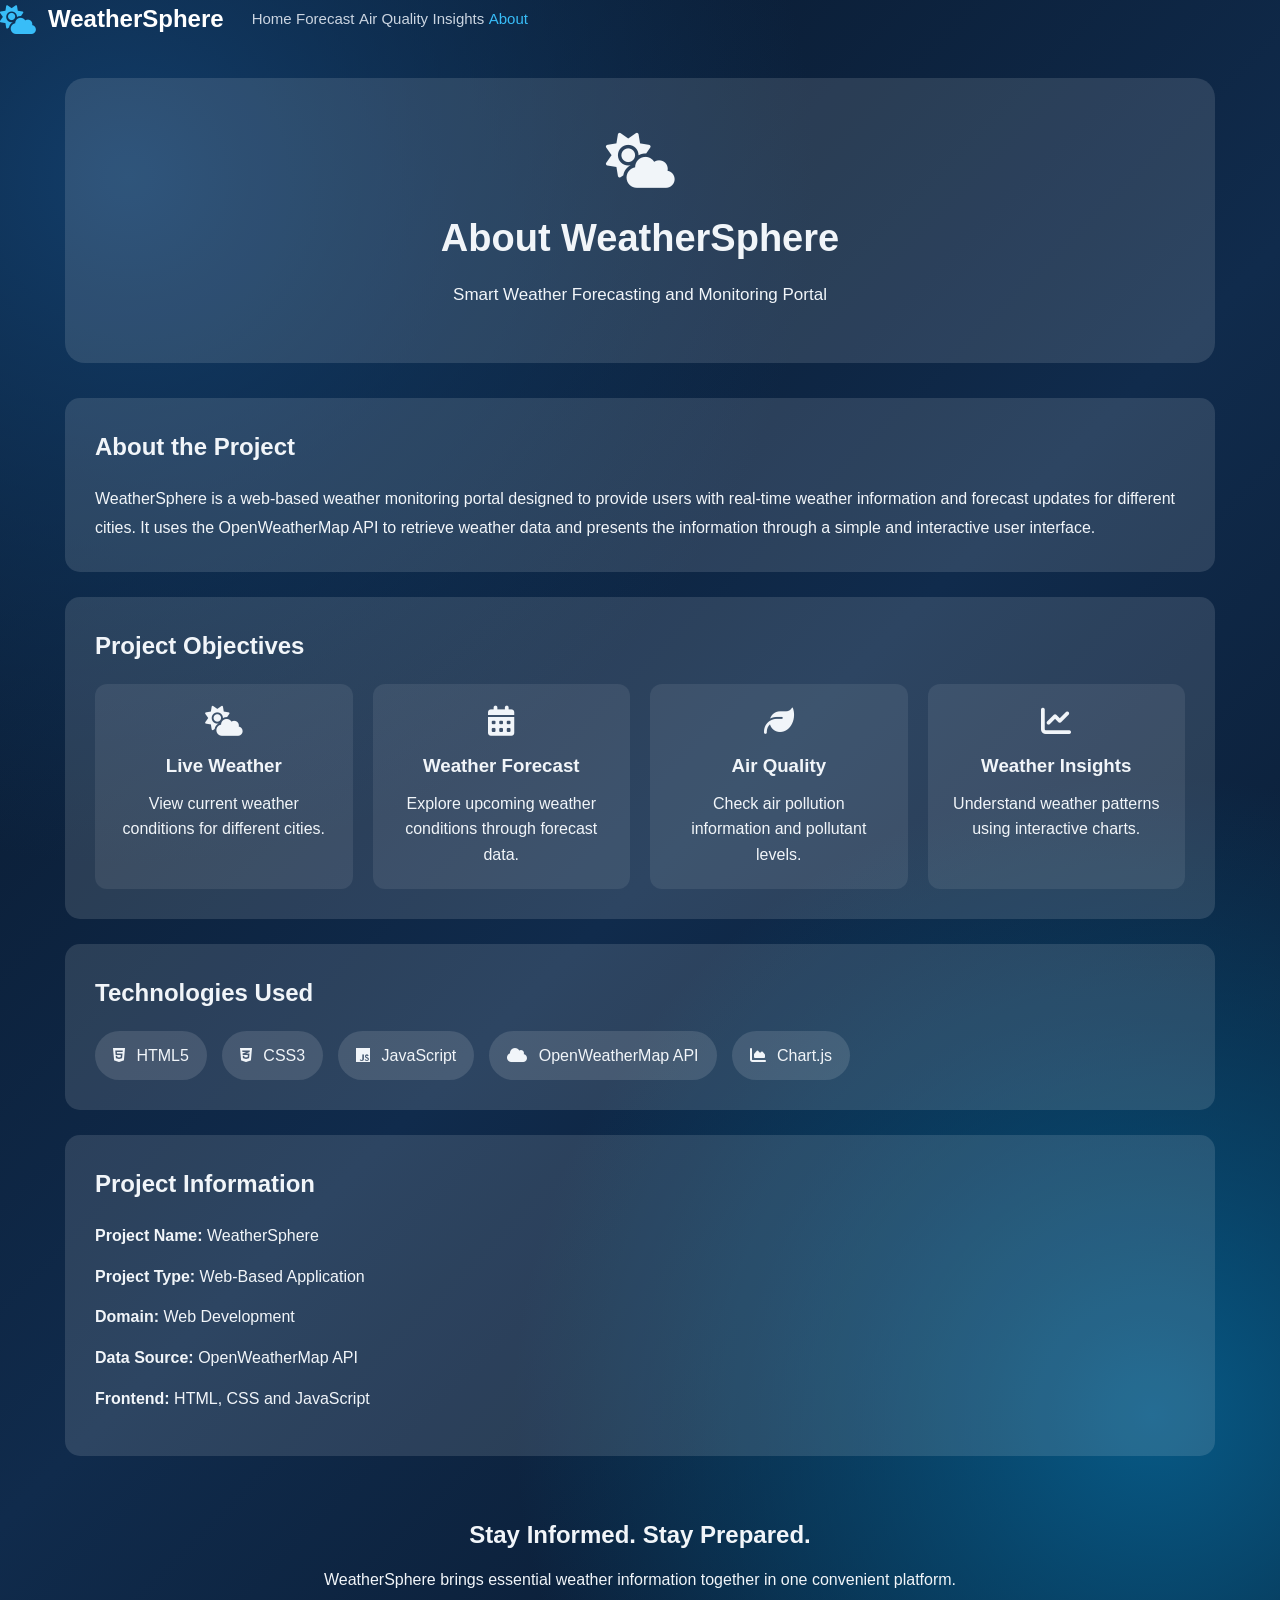
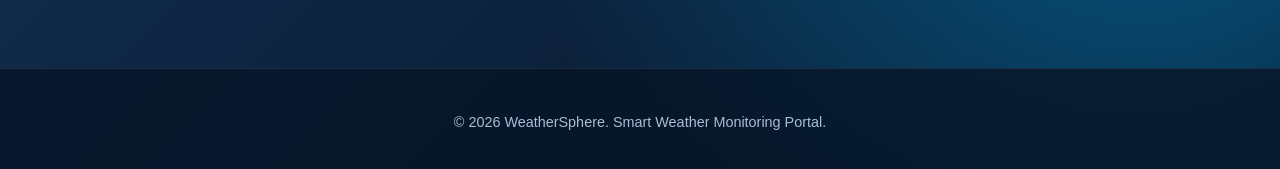
<file: about.html>
<!DOCTYPE html>
<html lang="en">
<head>
    <meta charset="UTF-8">
    <meta name="viewport" content="width=device-width, initial-scale=1.0">
    <title>About | WeatherSphere</title>

    <link rel="stylesheet" href="style.css">
    <link rel="stylesheet"
          href="https://cdnjs.cloudflare.com/ajax/libs/font-awesome/6.5.0/css/all.min.css">
</head>
<body>

<header class="navbar">
    <div class="logo">
        <i class="fas fa-cloud-sun"></i> WeatherSphere
    </div>

    <nav>
        <a href="index.html">Home</a>
        <a href="forecast.html">Forecast</a>
        <a href="air-quality.html">Air Quality</a>
        <a href="insights.html">Insights</a>
        <a href="about.html" class="active">About</a>
    </nav>
</header>

<main class="about-container">

    <section class="about-hero">
        <i class="fas fa-cloud-sun about-main-icon"></i>
        <h1>About WeatherSphere</h1>
        <p>
            Smart Weather Forecasting and Monitoring Portal
        </p>
    </section>

    <section class="about-section">
        <h2>About the Project</h2>
        <p>
            WeatherSphere is a web-based weather monitoring portal
            designed to provide users with real-time weather information
            and forecast updates for different cities.
            It uses the OpenWeatherMap API to retrieve weather data
            and presents the information through a simple and
            interactive user interface.
        </p>
    </section>

    <section class="about-section">
        <h2>Project Objectives</h2>

        <div class="about-feature-grid">

            <div class="about-feature">
                <i class="fas fa-cloud-sun"></i>
                <h3>Live Weather</h3>
                <p>View current weather conditions for different cities.</p>
            </div>

            <div class="about-feature">
                <i class="fas fa-calendar-days"></i>
                <h3>Weather Forecast</h3>
                <p>Explore upcoming weather conditions through forecast data.</p>
            </div>

            <div class="about-feature">
                <i class="fas fa-leaf"></i>
                <h3>Air Quality</h3>
                <p>Check air pollution information and pollutant levels.</p>
            </div>

            <div class="about-feature">
                <i class="fas fa-chart-line"></i>
                <h3>Weather Insights</h3>
                <p>Understand weather patterns using interactive charts.</p>
            </div>

        </div>
    </section>

    <section class="about-section">
        <h2>Technologies Used</h2>

        <div class="technology-list">
            <span><i class="fab fa-html5"></i> HTML5</span>
            <span><i class="fab fa-css3-alt"></i> CSS3</span>
            <span><i class="fab fa-js"></i> JavaScript</span>
            <span><i class="fas fa-cloud"></i> OpenWeatherMap API</span>
            <span><i class="fas fa-chart-area"></i> Chart.js</span>
        </div>
    </section>

    <section class="about-section project-info">
        <h2>Project Information</h2>

        <p><strong>Project Name:</strong> WeatherSphere</p>
        <p><strong>Project Type:</strong> Web-Based Application</p>
        <p><strong>Domain:</strong> Web Development</p>
        <p><strong>Data Source:</strong> OpenWeatherMap API</p>
        <p><strong>Frontend:</strong> HTML, CSS and JavaScript</p>
    </section>

    <section class="about-message">
        <h2>Stay Informed. Stay Prepared.</h2>
        <p>
            WeatherSphere brings essential weather information
            together in one convenient platform.
        </p>
    </section>

</main>

<footer>
    <p>© 2026 WeatherSphere. Smart Weather Monitoring Portal.</p>
</footer>

</body>
</html>
</file>
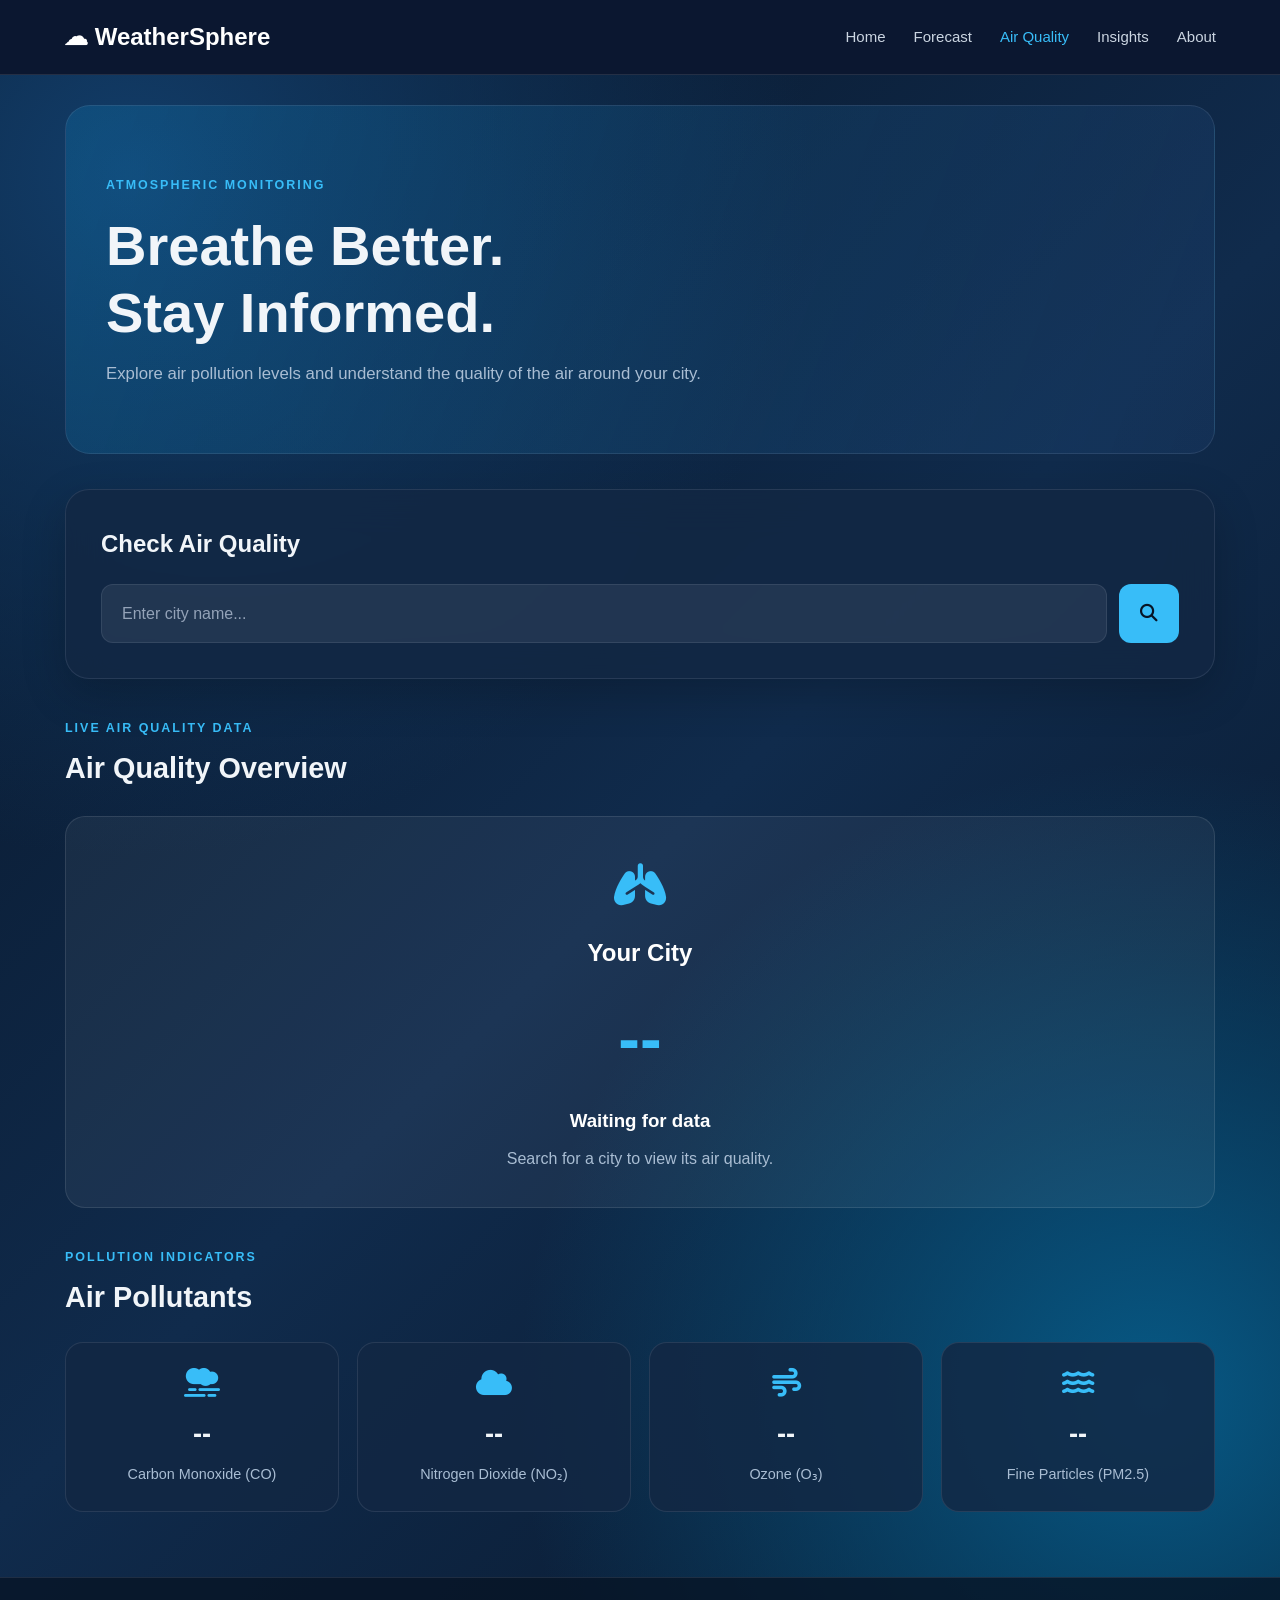
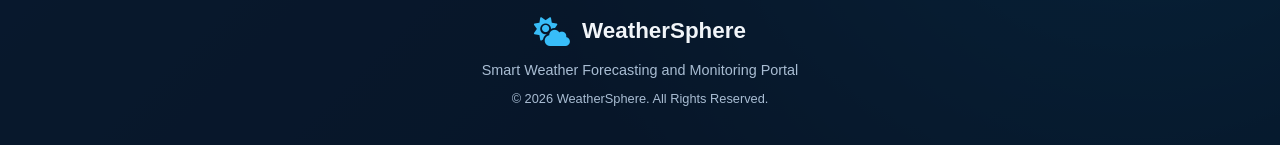
<file: air-quality.html>
<!DOCTYPE html>
<html lang="en">
<head>
    <meta charset="UTF-8">
    <meta name="viewport" content="width=device-width, initial-scale=1.0">

    <title>WeatherSphere | Air Quality</title>

    <link rel="stylesheet" href="style.css">

    <link rel="stylesheet"
        href="https://cdnjs.cloudflare.com/ajax/libs/font-awesome/6.5.1/css/all.min.css">
</head>

<body>

    <!-- Navigation -->
    <header class="site-header">
        <div class="nav-container">

            <a href="index.html" class="logo">
                ☁ WeatherSphere
            </a>

            <nav class="navbar">
                <a href="index.html">Home</a>
                <a href="forecast.html">Forecast</a>
                <a href="air-quality.html" class="active">Air Quality</a>
                <a href="insights.html">Insights</a>
                <a href="about.html">About</a>
            </nav>

        </div>
    </header>

    <main class="container">

        <!-- Hero -->
        <section class="hero">
            <div class="hero-content">

                <span class="eyebrow">ATMOSPHERIC MONITORING</span>

                <h1>Breathe Better.<br>Stay Informed.</h1>

                <p>
                    Explore air pollution levels and understand
                    the quality of the air around your city.
                </p>

            </div>
        </section>

        <!-- Search -->
        <section class="weather-card">

            <h2>Check Air Quality</h2>

            <div class="search-box">

                <input
                    type="text"
                    id="aqCityInput"
                    placeholder="Enter city name..."
                >

                <button onclick="getAirQualityByCity()">
                    <i class="fas fa-search"></i>
                </button>

            </div>

        </section>

        <!-- AQI Result -->
        <section class="stats-section">

            <div class="section-heading">
                <span class="eyebrow">LIVE AIR QUALITY DATA</span>
                <h2>Air Quality Overview</h2>
            </div>

            <div class="aqi-result-card">

                <div class="aqi-icon">
                    <i class="fas fa-lungs"></i>
                </div>

                <h2 id="aqiCityName">Your City</h2>

                <div class="aqi-value" id="aqiValue">--</div>

                <h3 id="aqiStatus">Waiting for data</h3>

                <p id="aqiDescription">
                    Search for a city to view its air quality.
                </p>

            </div>

        </section>

        <!-- Pollutants -->
        <section class="stats-section">

            <div class="section-heading">
                <span class="eyebrow">POLLUTION INDICATORS</span>
                <h2>Air Pollutants</h2>
            </div>

            <div class="stats-grid">

                <div class="stat-card">
                    <div class="stat-icon">
                        <i class="fas fa-smog"></i>
                    </div>
                    <h3 id="coValue">--</h3>
                    <span>Carbon Monoxide (CO)</span>
                </div>

                <div class="stat-card">
                    <div class="stat-icon">
                        <i class="fas fa-cloud"></i>
                    </div>
                    <h3 id="no2Value">--</h3>
                    <span>Nitrogen Dioxide (NO₂)</span>
                </div>

                <div class="stat-card">
                    <div class="stat-icon">
                        <i class="fas fa-wind"></i>
                    </div>
                    <h3 id="o3Value">--</h3>
                    <span>Ozone (O₃)</span>
                </div>

                <div class="stat-card">
                    <div class="stat-icon">
                        <i class="fas fa-water"></i>
                    </div>
                    <h3 id="pm25Value">--</h3>
                    <span>Fine Particles (PM2.5)</span>
                </div>

            </div>

        </section>

    </main>

    <!-- Footer -->
    <footer>

        <div class="footer-logo">
            <i class="fas fa-cloud-sun"></i>
            WeatherSphere
        </div>

        <p>Smart Weather Forecasting and Monitoring Portal</p>

        <p class="copyright">
            © 2026 WeatherSphere. All Rights Reserved.
        </p>

    </footer>

    <script src="script.js"></script>

</body>
</html>
</file>
<file: style.css>
/* =====================================
   WEATHERSPHERE - PROFESSIONAL UI
===================================== */

:root {
    --primary: #38bdf8;
    --secondary: #0ea5e9;
    --background: #071426;
    --card: rgba(19, 40, 68, 0.82);
    --border: rgba(148, 163, 184, 0.16);
    --text: #f1f5f9;
    --muted: #a9bdd3;
    --success: #34d399;
}

* {
    margin: 0;
    padding: 0;
    box-sizing: border-box;
}

html {
    scroll-behavior: smooth;
}

body {
    min-height: 100vh;
    overflow-x: hidden;
    font-family: 'Segoe UI', sans-serif;
    background:
        radial-gradient(circle at 10% 10%, #123d69 0%, transparent 35%),
        radial-gradient(circle at 90% 80%, #075985 0%, transparent 35%),
        linear-gradient(135deg, #071426, #102b4c, #071426);
    color: var(--text);
    line-height: 1.6;
}

button,
input {
    font: inherit;
}

button {
    cursor: pointer;
}

a {
    text-decoration: none;
    color: inherit;
}

/* =====================================
   HEADER
===================================== */

.header {
    width: 100%;
    min-height: 75px;
    padding: 15px 7%;
    display: flex;
    justify-content: space-between;
    align-items: center;
    border-bottom: 1px solid var(--border);
    background: rgba(7, 20, 38, 0.85);
    backdrop-filter: blur(15px);
    position: relative;
    z-index: 10;
}

.logo,
.footer-logo {
    display: flex;
    align-items: center;
    gap: 12px;
    font-size: 1.4rem;
    font-weight: 700;
}

.logo i,
.footer-logo i {
    color: var(--primary);
    font-size: 1.8rem;
}

.header nav {
    display: flex;
    gap: 30px;
}

.header nav a {
    color: var(--muted);
    transition: 0.3s;
}

.header nav a:hover {
    color: var(--primary);
}

/* =====================================
   MAIN CONTAINER
===================================== */

.container {
    width: 100%;
    max-width: 1200px;
    margin: auto;
    padding: 30px 25px;
}

section {
    margin-bottom: 35px;
}

/* =====================================
   HERO SECTION
===================================== */

.hero {
    padding: 65px 40px;
    margin-bottom: 35px;
    border: 1px solid var(--border);
    border-radius: 25px;
    background:
        linear-gradient(
            110deg,
            rgba(14, 165, 233, 0.18),
            rgba(30, 64, 110, 0.35)
        );
    position: relative;
    overflow: hidden;
}

.hero-content {
    max-width: 700px;
}

.eyebrow {
    color: var(--primary);
    font-size: 0.78rem;
    font-weight: 700;
    letter-spacing: 2px;
}

.hero h1 {
    font-size: clamp(2rem, 5vw, 3.5rem);
    line-height: 1.2;
    margin: 15px 0;
    font-weight: 750;
}

.hero p {
    color: var(--muted);
    font-size: 1.05rem;
    max-width: 650px;
}

/* =====================================
   WEATHER SEARCH CARD
===================================== */

.weather-card {
    width: 100%;
    padding: 35px;
    border-radius: 24px;
    border: 1px solid var(--border);
    background: var(--card);
    backdrop-filter: blur(20px);
    box-shadow: 0 15px 45px rgba(0, 0, 0, 0.2);
}

.weather-card h2 {
    font-size: 1.5rem;
    margin-bottom: 20px;
}

.search-box {
    display: flex;
    gap: 12px;
    width: 100%;
}

.search-box input {
    flex: 1;
    min-width: 0;
    padding: 16px 20px;
    border: 1px solid var(--border);
    border-radius: 12px;
    outline: none;
    background: rgba(255, 255, 255, 0.07);
    color: white;
    font-size: 1rem;
    transition: 0.3s;
}

.search-box input::placeholder {
    color: #94a3b8;
}

.search-box input:focus {
    border-color: var(--primary);
    box-shadow: 0 0 15px rgba(56, 189, 248, 0.2);
}

.search-box button {
    width: 60px;
    border: none;
    border-radius: 12px;
    background: var(--primary);
    color: #071426;
    font-size: 1.1rem;
    transition: 0.3s;
}

.search-box button:hover {
    background: #7dd3fc;
    transform: translateY(-2px);
}

.location-btn {
    margin-top: 15px;
    padding: 13px 20px;
    border: 1px solid rgba(52, 211, 153, 0.3);
    border-radius: 12px;
    background: rgba(52, 211, 153, 0.12);
    color: var(--success);
    transition: 0.3s;
}

.location-btn:hover {
    background: rgba(52, 211, 153, 0.22);
}

/* =====================================
   CURRENT WEATHER
===================================== */

.weather-info {
    margin-top: 30px;
    text-align: center;
}

.placeholder {
    padding: 35px 15px;
    color: var(--muted);
}

.placeholder i {
    font-size: 3rem;
    color: var(--primary);
    margin-bottom: 12px;
}

.weather-icon {
    font-size: 5rem;
    margin-bottom: 12px;
    animation: float 3s ease-in-out infinite;
}

.temp {
    font-size: 4rem;
    font-weight: 750;
    color: white;
}

.city {
    font-size: 1.6rem;
    margin-top: 8px;
    font-weight: 600;
}

.details {
    display: grid;
    grid-template-columns: repeat(2, 1fr);
    gap: 15px;
    margin-top: 25px;
}

.box {
    padding: 20px;
    border-radius: 15px;
    background: rgba(255, 255, 255, 0.06);
    border: 1px solid var(--border);
}

.box h3 {
    margin-bottom: 8px;
    color: var(--primary);
}

/* =====================================
   SECTION HEADINGS
===================================== */

.section-heading {
    margin-bottom: 22px;
}

.section-heading h2 {
    font-size: 1.8rem;
    margin-top: 5px;
}

.section-heading p {
    color: var(--muted);
}

/* =====================================
   WEATHER STATISTICS
===================================== */

.stats-grid {
    display: grid;
    grid-template-columns: repeat(4, 1fr);
    gap: 18px;
}

.stat-card {
    padding: 25px 15px;
    text-align: center;
    border-radius: 18px;
    border: 1px solid var(--border);
    background: var(--card);
    transition: 0.3s;
}

.stat-card:hover {
    transform: translateY(-6px);
    border-color: var(--primary);
    box-shadow: 0 10px 25px rgba(56, 189, 248, 0.1);
}

.stat-icon {
    margin-bottom: 12px;
}

.stat-card i {
    font-size: 1.8rem;
    color: var(--primary);
}

.stat-card h3 {
    font-size: 1.7rem;
    margin-bottom: 5px;
}

.stat-card span {
    color: var(--muted);
    font-size: 0.9rem;
}

/* =====================================
   FORECAST
===================================== */

.forecast-container {
    display: flex;
    gap: 18px;
    overflow-x: auto;
    padding: 15px 5px 22px;
    scrollbar-width: thin;
    scrollbar-color: var(--primary) transparent;
}

.forecast-card {
    min-width: 155px;
    padding: 22px 15px;
    text-align: center;
    border-radius: 18px;
    border: 1px solid var(--border);
    background: var(--card);
    transition: 0.3s;
}

.forecast-card:hover {
    transform: translateY(-5px);
    border-color: var(--primary);
}

.forecast-card i {
    font-size: 2rem;
    color: var(--primary);
    margin: 12px 0;
}

/* =====================================
   CHART
===================================== */

.chart-container {
    width: 100%;
    min-height: 350px;
    padding: 25px;
    border-radius: 20px;
    border: 1px solid var(--border);
    background: var(--card);
    position: relative;
}

/* =====================================
   SUNRISE AND SUNSET
===================================== */

.additional-grid {
    display: grid;
    grid-template-columns: repeat(2, 1fr);
    gap: 20px;
}

.info-card {
    padding: 28px;
    text-align: center;
    border-radius: 18px;
    border: 1px solid var(--border);
    background: var(--card);
    transition: 0.3s;
}

.info-card:hover {
    transform: translateY(-5px);
    border-color: var(--primary);
}

.info-card i {
    color: var(--primary);
    font-size: 2rem;
    margin-bottom: 12px;
}

.info-card h3 {
    margin-bottom: 8px;
}

.info-card p {
    color: var(--muted);
}

/* =====================================
   FOOTER
===================================== */

footer {
    width: 100%;
    padding: 35px 20px;
    text-align: center;
    border-top: 1px solid var(--border);
    background: rgba(7, 20, 38, 0.8);
}

.footer-logo {
    justify-content: center;
    margin-bottom: 10px;
}

footer p {
    color: var(--muted);
    font-size: 0.9rem;
    margin-top: 7px;
}

.copyright {
    font-size: 0.8rem;
}

/* =====================================
   ANIMATIONS
===================================== */

@keyframes float {
    0%, 100% {
        transform: translateY(0);
    }

    50% {
        transform: translateY(-10px);
    }
}

/* =====================================
   RESPONSIVE DESIGN
===================================== */

@media (max-width: 900px) {

    .stats-grid {
        grid-template-columns: repeat(2, 1fr);
    }

    .header {
        padding: 15px 4%;
    }

    .container {
        padding: 25px 18px;
    }
}

@media (max-width: 600px) {

    .header {
        flex-direction: column;
        gap: 15px;
    }

    .header nav {
        gap: 18px;
        flex-wrap: wrap;
        justify-content: center;
    }

    .hero {
        padding: 40px 22px;
    }

    .weather-card {
        padding: 22px;
    }

    .search-box {
        flex-direction: column;
    }

    .search-box button {
        width: 100%;
        padding: 14px;
    }

    .stats-grid {
        grid-template-columns: repeat(2, 1fr);
        gap: 12px;
    }

    .stat-card {
        padding: 20px 10px;
    }

    .details {
        grid-template-columns: 1fr;
    }

    .additional-grid {
        grid-template-columns: 1fr;
    }

    .chart-container {
        padding: 15px;
        min-height: 280px;
    }

    .temp {
        font-size: 3rem;
    }

    .section-heading h2 {
        font-size: 1.5rem;
    }
}

@media (max-width: 360px) {

    .stats-grid {
        grid-template-columns: 1fr;
    }

    .hero h1 {
        font-size: 1.8rem;
    }
}
/* ===== Navigation Bar ===== */

.site-header {
    width: 100%;
    background: #0b1730;
    border-bottom: 1px solid rgba(255,255,255,0.1);
    padding: 18px 5%;
    position: sticky;
    top: 0;
    z-index: 1000;
}

.nav-container {
    max-width: 1300px;
    margin: auto;
    display: flex;
    align-items: center;
    justify-content: space-between;
    gap: 25px;
}

.logo {
    color: #ffffff;
    font-size: 24px;
    font-weight: bold;
    text-decoration: none;
    white-space: nowrap;
}

.navbar {
    display: flex;
    align-items: center;
    gap: 28px;
    flex-wrap: wrap;
}

.navbar a {
    color: #cbd5e1;
    text-decoration: none;
    font-size: 15px;
    transition: 0.3s;
}

.navbar a:hover,
.navbar a.active {
    color: #38bdf8;
}

@media (max-width: 768px) {
    .nav-container {
        flex-direction: column;
    }

    .navbar {
        justify-content: center;
        gap: 16px;
    }
}
/* =================================
   AIR QUALITY PAGE
================================= */

.aqi-result-card {
    background: rgba(255,255,255,0.05);
    border: 1px solid rgba(255,255,255,0.1);
    border-radius: 20px;
    padding: 35px 20px;
    text-align: center;
    margin-top: 25px;
}

.aqi-icon {
    font-size: 42px;
    color: #38bdf8;
    margin-bottom: 15px;
}

.aqi-value {
    font-size: 65px;
    font-weight: bold;
    color: #38bdf8;
    margin: 15px 0;
}

.aqi-result-card h2,
.aqi-result-card h3 {
    color: #ffffff;
}

.aqi-result-card p {
    color: #a9bdd3;
    margin-top: 10px;
}
/* Insights Page */

.insights-container {
    width: 90%;
    max-width: 1200px;
    margin: 40px auto;
}

.page-heading {
    text-align: center;
    margin-bottom: 30px;
}

.page-heading h1 {
    font-size: 36px;
    margin-bottom: 10px;
}

.page-heading p {
    opacity: 0.8;
}

.insights-grid {
    display: grid;
    grid-template-columns: repeat(auto-fit, minmax(200px, 1fr));
    gap: 20px;
    margin: 30px 0;
}

.insight-card,
.chart-section,
.weather-summary {
    padding: 25px;
    border-radius: 15px;
    background: rgba(255, 255, 255, 0.12);
    backdrop-filter: blur(10px);
    margin-bottom: 25px;
}

.insight-card {
    text-align: center;
}

.insight-card i {
    font-size: 30px;
    margin-bottom: 12px;
}

.insight-card p {
    font-size: 24px;
    font-weight: bold;
    margin-top: 10px;
}

.chart-section canvas {
    max-height: 350px;
}

.weather-summary p {
    line-height: 1.7;
    margin-top: 12px;
}

@media (max-width: 600px) {
    .page-heading h1 {
        font-size: 28px;
    }
}
/* ABOUT PAGE */

.about-container {
    width: 90%;
    max-width: 1150px;
    margin: 40px auto;
}

.about-hero {
    text-align: center;
    padding: 55px 20px;
    border-radius: 20px;
    background: rgba(255, 255, 255, 0.12);
    margin-bottom: 35px;
}

.about-main-icon {
    font-size: 55px;
    margin-bottom: 20px;
}

.about-hero h1 {
    font-size: 38px;
    margin-bottom: 12px;
}

.about-hero p {
    font-size: 17px;
}

.about-section {
    padding: 30px;
    margin-bottom: 25px;
    border-radius: 15px;
    background: rgba(255, 255, 255, 0.12);
}

.about-section h2 {
    margin-bottom: 18px;
}

.about-section > p {
    line-height: 1.8;
}

.about-feature-grid {
    display: grid;
    grid-template-columns: repeat(auto-fit, minmax(200px, 1fr));
    gap: 20px;
}

.about-feature {
    padding: 22px;
    border-radius: 12px;
    background: rgba(255, 255, 255, 0.08);
    text-align: center;
}

.about-feature i {
    font-size: 30px;
    margin-bottom: 15px;
}

.about-feature h3 {
    margin-bottom: 10px;
}

.about-feature p {
    line-height: 1.6;
}

.technology-list {
    display: flex;
    flex-wrap: wrap;
    gap: 15px;
}

.technology-list span {
    padding: 12px 18px;
    border-radius: 25px;
    background: rgba(255, 255, 255, 0.12);
}

.technology-list i {
    margin-right: 7px;
}

.project-info p {
    margin: 12px 0;
}

.about-message {
    text-align: center;
    padding: 35px 20px;
    margin-bottom: 30px;
}

.about-message h2 {
    margin-bottom: 12px;
}

.about-message p {
    line-height: 1.7;
}

@media (max-width: 600px) {
    .about-hero h1 {
        font-size: 28px;
    }

    .about-section {
        padding: 20px;
    }
}
</file>
